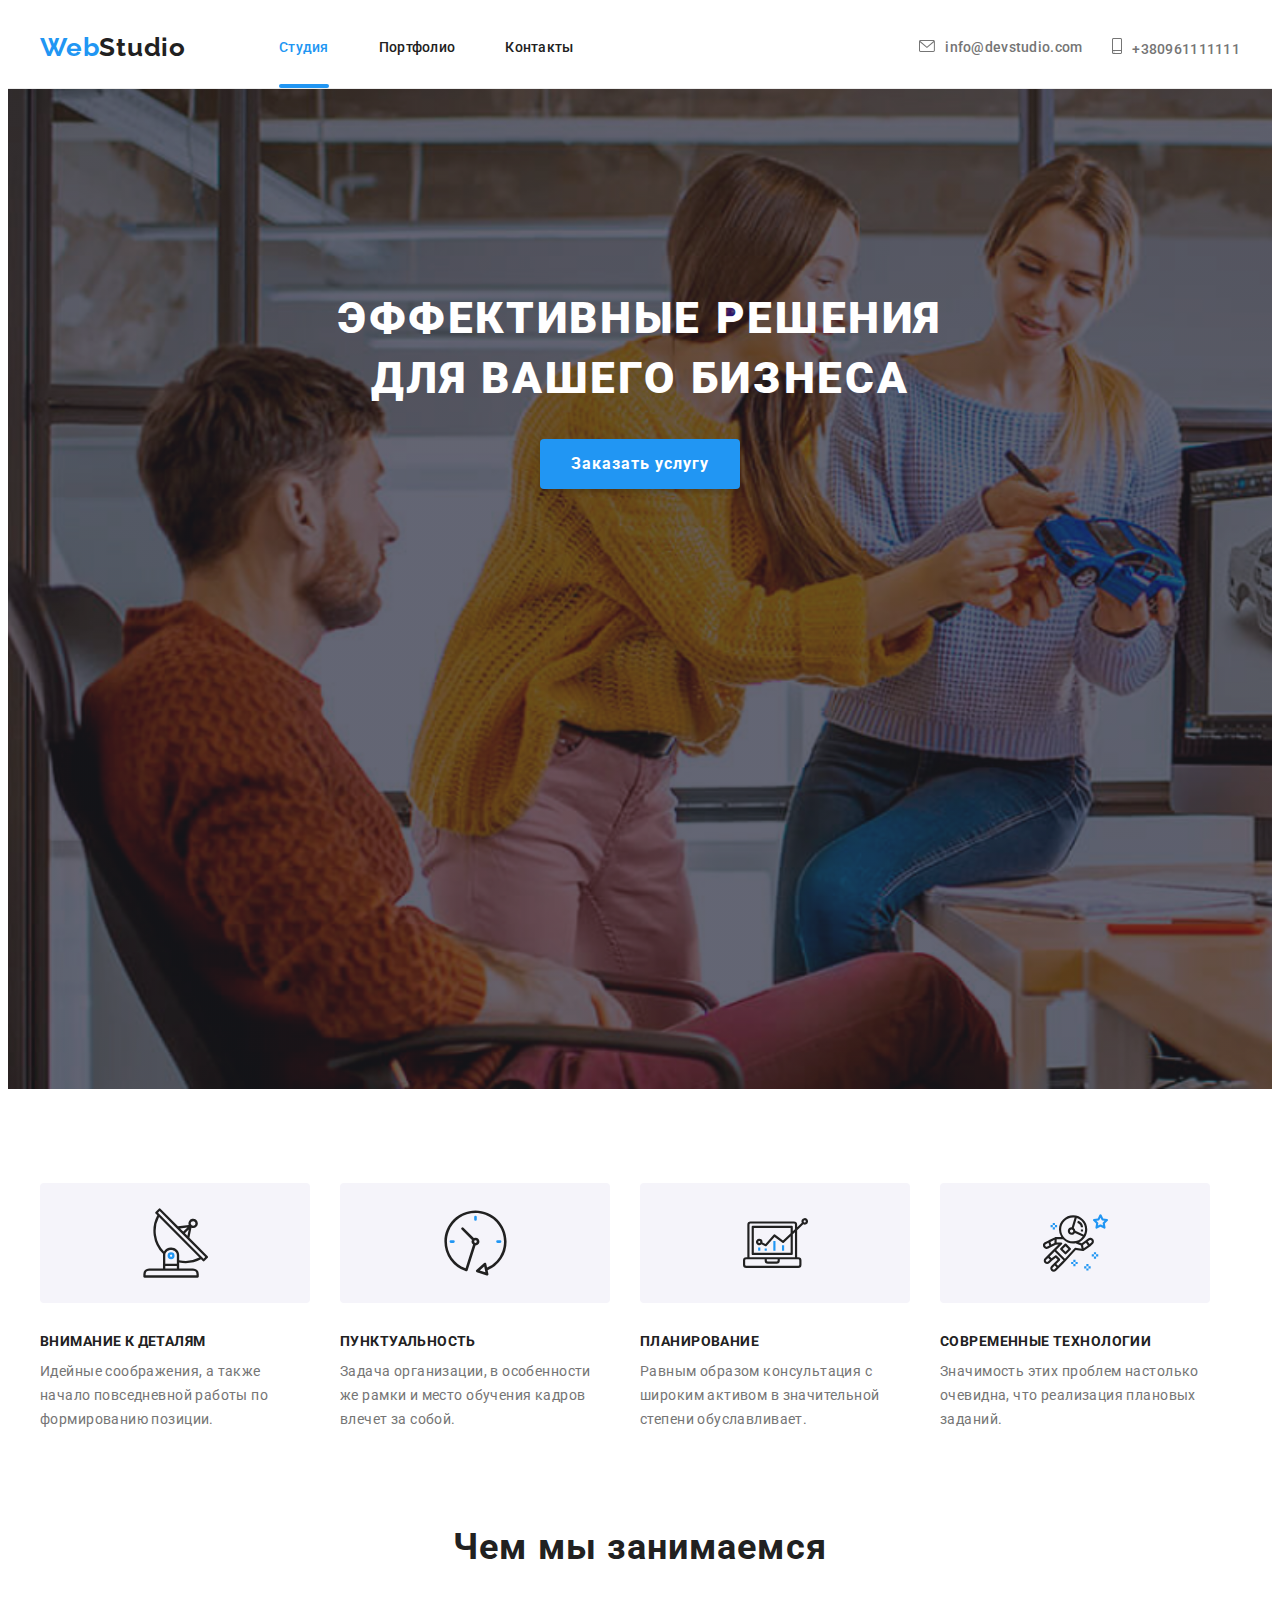
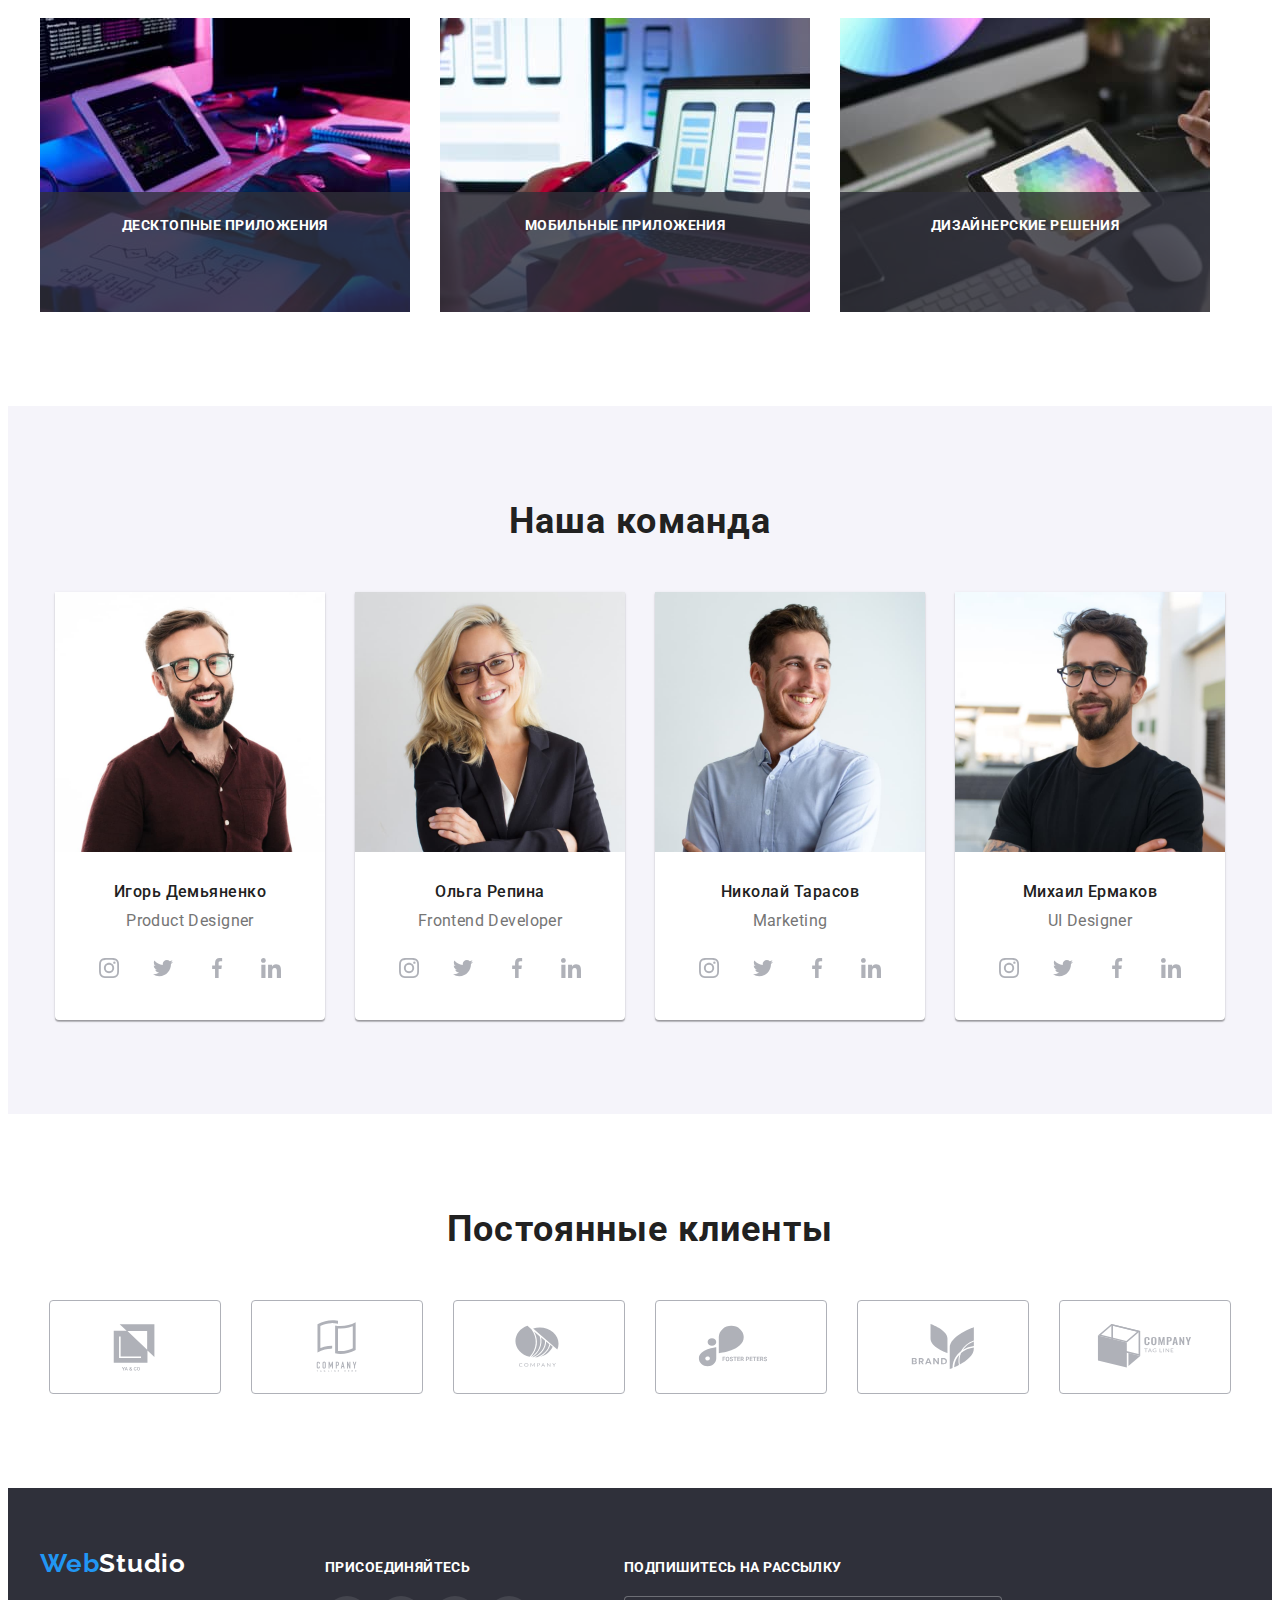
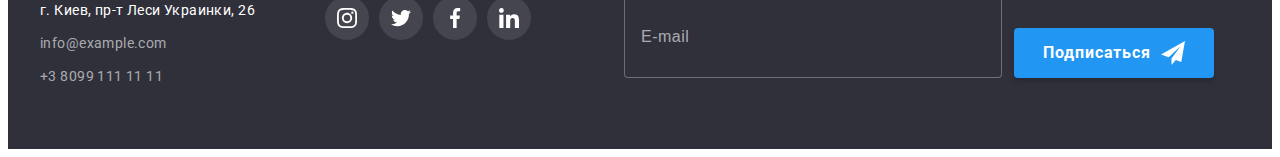
<file: index.html>
<!DOCTYPE html>
<html lang="ru">
  <head>
    <meta charset="UTF-8" />
    <meta http-equiv="X-UA-Compatible" content="IE=edge" />
    <meta name="viewport" content="width=device-width, initial-scale=1.0" />
    <title>Студия</title>
    <link rel="preconnect" href="https://fonts.googleapis.com" />
    <link rel="preconnect" href="https://fonts.gstatic.com" crossorigin />
    <link
      href="https://fonts.googleapis.com/css2?family=Raleway:wght@700&family=Roboto:wght@400;500;700;900&display=swap"
      rel="stylesheet"
    />
    <link
      rel="stylesheet"
      href="https://cdnjs.cloudflare.com/ajax/libs/modern-normalize/1.1.0/modern-normalize.min.css"
      integrity="sha512-wpPYUAdjBVSE4KJnH1VR1HeZfpl1ub8YT/NKx4PuQ5NmX2tKuGu6U/JRp5y+Y8XG2tV+wKQpNHVUX03MfMFn9Q=="
      crossorigin="anonymous"
      referrerpolicy="no-referrer"
    />
    <link rel="stylesheet" href="./scc/styles.css" />
  </head>
  <body>
    <header class="header">
      <div class="container header-container">
        <a class="logo-header logo" href="./index.html">
          Web<span class="logo-black">Studio</span>
        </a>
        <nav class="navigation">
          <ul class="list">
            <li class="item">
              <a class="link navigation-link current" href="./index.html"
                >Студия</a
              >
            </li>
            <li class="item">
              <a class="link navigation-link" href="./portfolio.html"
                >Портфолио</a
              >
            </li>
            <li class="item">
              <a class="link navigation-link" href="">Контакты</a>
            </li>
          </ul>
        </nav>
        <div class="contacts">
          <div class="mail-group">
            <a class="link mail" href="mailto:info@devstudio.com"
              >info@devstudio.com</a
            >
            <svg class="mail-icon" width="16px" height="12px">
              <use href="./images/sprite.svg#icon-envelope"></use>
            </svg>
          </div>

          <div class="phone-group">
            <a class="link phone" href="tel:+380961111111">+380961111111</a>
            <svg class="phone-icon" width="10px" height="16px">
              <use href="./images/sprite.svg#icon-smartphone"></use>
            </svg>
          </div>
        </div>
      </div>
    </header>
    <main>
      <section class="hero">
        <h1 class="hero-title">ЭФФЕКТИВНЫЕ РЕШЕНИЯ <br />ДЛЯ ВАШЕГО БИЗНЕСА</h1>
        <button type="button" class="main-btn order" data-modal-open>Заказать услугу</button>
        <div class="backdrop is-hidden" data-modal>
          <div class="modal-wrapper">
            <button type="button" class="modal-btn" data-modal-close>
              <svg class="close-icon" width="11" height="11">
                <use href="./images/sprite.svg#icon-x-close"></use>
              </svg>
            </button>
            <b class="modal-title">Оставьте свои данные, мы вам перезвоним</b>
            <form class="modal-form">
              <label class="form-group">
                <span class="form-label">Имя</span>
                <input class="form-field" type="text" name="name" />
                  <svg class="modal-icon" width="12" height="12">
                    <use href="./images/sprite.svg#icon-man"></use>
                  </svg>
              </label>
              <label class="form-group">
                <span class="form-label">Телефон</span>
                <input class="form-field" type="tel" name="tel" />
                <svg class="modal-icon" width="13" height="13">
                  <use href="./images/sprite.svg#icon-handset"></use>
                </svg>
              </label>
              <label class="form-group">
                <span class="form-label">Почта</span>
                <input class="form-field" type="email" name="email" />
                <svg class="modal-icon" width="15" height="12">
                  <use href="./images/sprite.svg#icon-envelope-2"></use>
                </svg>
              </label>
              <label class="form-group message">
                <span class="form-label">Комментарий</span>
                <textarea class="form-message" name="user-message" placeholder="Введите текст"></textarea>
              </label>

              <label class="checkbox-form">
                <input class="consent-checkbox visually-hidden" type="checkbox" name="consent" tabindex="-1" />
                <span class="custom-checkbox" tabindex="0" role="checkbox" aria-checked="false" aria-labelledby="chk1-label">
                  <svg class="custom-checkbox-icon" width="11" height="8">
                    <use href="./images/sprite.svg#icon-check-mark"></use>
                  </svg> 
                  </span>

                <span class="consent">Соглашаюсь с рассылкой и принимаю
                  <a class="consent-link" href="">Условия договора</a>
                </span>
              </label>
              <button type="submit" class="main-btn">Отправить</button>
            </form>
        
          </div>
        </div>
      </section>
      <section class="benefits section">
        <div class="container">
          <h2 class="visually-hidden">Преимущества компании</h2>
          <ul class="list-ben">
            <li class="list list-benefits">
              <div class="ben-thumb">
                <svg class="antena-icon" width="65px" height="70px">
                  <use href="./images/sprite.svg#icon-antena"></use>
                </svg>
              </div>
              <h3 class="title-benefits">ВНИМАНИЕ К ДЕТАЛЯМ</h3>
              <p class="text-benefits">
                Идейные соображения, а также начало повседневной работы по
                формированию позиции.
              </p>
            </li>
            <li class="list list-benefits">
              <div class="ben-thumb">
                <svg class="clock-icon" width="65px" height="70px">
                  <use href="./images/sprite.svg#icon-clock"></use>
                </svg>
              </div>
              <h3 class="title-benefits">ПУНКТУАЛЬНОСТЬ</h3>
              <p class="text-benefits">
                Задача организации, в особенности же рамки и место обучения
                кадров влечет за собой.
              </p>
            </li>
            <li class="list list-benefits">
              <div class="ben-thumb">
                <svg class="diagram-icon" width="65px" height="70px">
                  <use href="./images/sprite.svg#icon-diagram"></use>
                </svg>
              </div>
              <h3 class="title-benefits">ПЛАНИРОВАНИЕ</h3>
              <p class="text-benefits">
                Равным образом консультация с широким активом в значительной
                степени обуславливает.
              </p>
            </li>
            <li class="list list-benefits">
              <div class="ben-thumb">
                <svg class="astronaut-icon" width="65px" height="70px">
                  <use href="./images/sprite.svg#icon-astronaut"></use>
                </svg>
              </div>
              <h3 class="title-benefits">СОВРЕМЕННЫЕ ТЕХНОЛОГИИ</h3>
              <p class="text-benefits">
                Значимость этих проблем настолько очевидна, что реализация
                плановых заданий.
              </p>
            </li>
          </ul>
        </div>
      </section>
      <section class="business section">
        <h2 class="title business">Чем мы занимаемся</h2>
        <div class="container">
          <ul class="list business">
            <li class="item business">
              <img
                src="./images/picture1.jpg"
                alt="руки печатают на клавиатуре"
                width="370"
                height="294"
              />
              <p class="business-text">Десктопные приложения</p>
            </li>
            <li class="item business">
              <img
                src="./images/picture2.jpg"
                alt="одна рука держит телефон а другая лежит на ноутбуке"
                width="370"
                height="294"
              />
              <p class="business-text">Мобильные приложения</p>
            </li>
            <li class="item business">
              <img
                src="./images/picture3.jpg"
                alt="рука держит планшет"
                width="370"
                height="294"
              />
              <p class="business-text">Дизайнерские решения</p>
            </li>
          </ul>
        </div>
      </section>
      <section class="team section">
        <h2 class="team title">Наша команда</h2>
        <div class="container">
          <ul class="team list">
            <li class="team-link link">
              <img
                src="./images/photo1.jpg"
                alt="Игорь Демьяненко"
                width="270"
                height="260"
              />
              <div class="team-description">
                <h3 class="team-member title">Игорь Демьяненко</h3>
                <p class="position">Product Designer</p>
              </div>
              <ul class="socials list">
                <li class="socials-item">
                  <a
                    class="socials link"
                    href="https://www.instagram.com/"
                    target="_blank"
                    rel="noopener noferrer"
                    aria-label="Иконка Instagram"
                  >
                    <svg class="social-icon" width="20" height="20">
                      <use href="./images/sprite.svg#icon-instagram"></use>
                    </svg>
                  </a>
                </li>
                <li class="socials-item">
                  <a
                    class="socials link"
                    href="https://twitter.com/"
                    target="_blank"
                    rel="noopener noferrer"
                    aria-label="Иконка Twitter"
                  >
                    <svg class="social-icon" width="20" height="20">
                      <use href="./images/sprite.svg#icon-twitter"></use>
                    </svg>
                  </a>
                </li>
                <li class="socials-item">
                  <a
                    class="socials link"
                    href="https://www.facebook.com/"
                    target="_blank"
                    rel="noopener noferrer"
                    aria-label="Иконка Facebook"
                  >
                    <svg class="social-icon" width="20" height="20">
                      <use href="./images/sprite.svg#icon-facebook"></use>
                    </svg>
                  </a>
                </li>
                <li class="socials-item">
                  <a
                    class="socials link"
                    href="https://www.linkedin.com/"
                    target="_blank"
                    rel="noopener noferrer"
                    aria-label="Иконка Linedin"
                  >
                    <svg class="social-icon" width="20" height="20">
                      <use href="./images/sprite.svg#icon-linkedin"></use>
                    </svg>
                  </a>
                </li>
              </ul>
            </li>
            <li class="team-link link">
              <img
                src="./images/photo2.jpg"
                alt="Ольга Репина"
                width="270"
                height="260"
              />
              <div class="team-description">
                <h3 class="team-member title">Ольга Репина</h3>
                <p class="position">Frontend Developer</p>
              </div>
              <ul class="socials list">
                <li class="socials-item">
                  <a
                    class="socials link"
                    href="https://www.instagram.com/"
                    target="_blank"
                    rel="noopener noferrer"
                    aria-label="Иконка Instagram"
                  >
                    <svg class="social-icon" width="20" height="20">
                      <use href="./images/sprite.svg#icon-instagram"></use>
                    </svg>
                  </a>
                </li>
                <li class="socials-item">
                  <a
                    class="socials link"
                    href="https://twitter.com/"
                    target="_blank"
                    rel="noopener noferrer"
                    aria-label="Иконка Twitter"
                  >
                    <svg class="social-icon" width="20" height="20">
                      <use href="./images/sprite.svg#icon-twitter"></use>
                    </svg>
                  </a>
                </li>
                <li class="socials-item">
                  <a
                    class="socials link"
                    href="https://www.facebook.com/"
                    target="_blank"
                    rel="noopener noferrer"
                    aria-label="Иконка Facebook"
                  >
                    <svg class="social-icon" width="20" height="20">
                      <use href="./images/sprite.svg#icon-facebook"></use>
                    </svg>
                  </a>
                </li>
                <li class="socials-item">
                  <a
                    class="socials link"
                    href="https://www.linkedin.com/"
                    target="_blank"
                    rel="noopener noferrer"
                    aria-label="Иконка Linedin"
                  >
                    <svg class="social-icon" width="20" height="20">
                      <use href="./images/sprite.svg#icon-linkedin"></use>
                    </svg>
                  </a>
                </li>
              </ul>
            </li>
            <li class="team-link link">
              <img
                src="./images/photo3.jpg"
                alt="Николай Тарасов"
                width="270"
                height="260"
              />
              <div class="team-description">
                <h3 class="team-member title">Николай Тарасов</h3>
                <p class="position">Marketing</p>
              </div>
              <ul class="socials list">
                <li class="socials-item">
                  <a
                    class="socials link"
                    href="https://www.instagram.com/"
                    target="_blank"
                    rel="noopener noferrer"
                    aria-label="Иконка Instagram"
                  >
                    <svg class="social-icon" width="20" height="20">
                      <use href="./images/sprite.svg#icon-instagram"></use>
                    </svg>
                  </a>
                </li>
                <li class="socials-item">
                  <a
                    class="socials link"
                    href="https://twitter.com/"
                    target="_blank"
                    rel="noopener noferrer"
                    aria-label="Иконка Twitter"
                  >
                    <svg class="social-icon" width="20" height="20">
                      <use href="./images/sprite.svg#icon-twitter"></use>
                    </svg>
                  </a>
                </li>
                <li class="socials-item">
                  <a
                    class="socials link"
                    href="https://www.facebook.com/"
                    target="_blank"
                    rel="noopener noferrer"
                    aria-label="Иконка Facebook"
                  >
                    <svg class="social-icon" width="20" height="20">
                      <use href="./images/sprite.svg#icon-facebook"></use>
                    </svg>
                  </a>
                </li>
                <li class="socials-item">
                  <a
                    class="socials link"
                    href="https://www.linkedin.com/"
                    target="_blank"
                    rel="noopener noferrer"
                    aria-label="Иконка Linedin"
                  >
                    <svg class="social-icon" width="20" height="20">
                      <use href="./images/sprite.svg#icon-linkedin"></use>
                    </svg>
                  </a>
                </li>
              </ul>
            </li>
            <li class="team-link link">
              <img
                src="./images/photo4.jpg"
                alt="Михаил Ермаков"
                width="270"
                height="260"
              />
              <div class="team-description">
                <h3 class="team-member title">Михаил Ермаков</h3>
                <p class="position">UI Designer</p>
              </div>
              <ul class="socials list">
                <li class="socials-item">
                  <a
                    class="socials link"
                    href="https://www.instagram.com/"
                    target="_blank"
                    rel="noopener noferrer"
                    aria-label="Иконка Instagram"
                  >
                    <svg class="social-icon" width="20" height="20">
                      <use href="./images/sprite.svg#icon-instagram"></use>
                    </svg>
                  </a>
                </li>
                <li class="socials-item">
                  <a
                    class="socials link"
                    href="https://twitter.com/"
                    target="_blank"
                    rel="noopener noferrer"
                    aria-label="Иконка Twitter"
                  >
                    <svg class="social-icon" width="20" height="20">
                      <use href="./images/sprite.svg#icon-twitter"></use>
                    </svg>
                  </a>
                </li>
                <li class="socials-item">
                  <a
                    class="socials link"
                    href="https://www.facebook.com/"
                    target="_blank"
                    rel="noopener noferrer"
                    aria-label="Иконка Facebook"
                  >
                    <svg class="social-icon" width="20" height="20">
                      <use href="./images/sprite.svg#icon-facebook"></use>
                    </svg>
                  </a>
                </li>
                <li class="socials-item">
                  <a
                    class="socials link"
                    href="https://www.linkedin.com/"
                    target="_blank"
                    rel="noopener noferrer"
                    aria-label="Иконка Linedin"
                  >
                    <svg class="social-icon" width="20" height="20">
                      <use href="./images/sprite.svg#icon-linkedin"></use>
                    </svg>
                  </a>
                </li>
              </ul>
            </li>
          </ul>
        </div>
      </section>
      <section class="clients">
        <div class="container">
          <h2 class="client-title">Постоянные клиенты</h2>
          <ul class="clients-list list">
            <li class="client-item">
              <a
                class="client-link link"
                href=""
                target="_blank"
                rel="noopener noferrer"
                aria-label="логотип компании"
              >
                <svg class="icon-logo" width="106" height="60">
                  <use href="./images/sprite.svg#icon-logo-1"></use>
                </svg>
              </a>
            </li>
            <li class="client-item">
              <a
                class="client-link link"
                href=""
                target="_blank"
                rel="noopener noferrer"
                aria-label="логотип компании">
                <svg class="icon-logo" width="106" height="60">
                  <use href="./images/sprite.svg#icon-logo-2"></use>
                </svg>
              </a>
            </li>
            <li class="client-item">
              <a
                class="client-link link"
                href=""
                target="_blank"
                rel="noopener noferrer"
                aria-label="логотип компании">
                <svg class="icon-logo" width="106" height="60">
                  <use href="./images/sprite.svg#icon-logo-3"></use>
                </svg>
              </a>
            </li>
            <li class="client-item">
              <a
                class="client-link link"
                href=""
                target="_blank"
                rel="noopener noferrer"
                aria-label="логотип компании"
              >
                <svg class="icon-logo" width="106" height="60">
                  <use href="./images/sprite.svg#icon-logo-4"></use>
                </svg>
              </a>
            </li>
            <li class="client-item">
              <a
                class="client-link link"
                href=""
                target="_blank"
                rel="noopener noferrer"
                aria-label="логотип компании"
              >
                <svg class="icon-logo" width="106" height="60">
                  <use href="./images/sprite.svg#icon-logo-5"></use>
                </svg>
              </a>
            </li>
            <li class="client-item">
              <a
                class="client-link link"
                href=""
                target="_blank"
                rel="noopener noferrer"
                aria-label="логотип компании"
              >
                <svg class="icon-logo" width="106" height="60">
                  <use href="./images/sprite.svg#icon-logo-6"></use>
                </svg>
              </a>
            </li>
          </ul>
        </div>
      </section>
    </main>
    <footer class="footer">
      <div class="footer-container">
        <div class="info">
          <a class="logo" href="/">
            Web<span class="logo-white">Studio</span>
          </a>
          <address class="address">
            <p class="address-text">г. Киев, пр-т Леси Украинки, 26</p>
            <br />
            <a class="link mail" href="mailto:info@example.com"
              >info@example.com</a><br />
            <a class="link phone" href="tel:+380991111111">+3 8099 111 11 11</a>
          </address>
        </div>
        <div class="join">
          <h3 class="join-title">присоединяйтесь</h3>
          <ul class="socials list">
            <li class="socials-item-footer">
              <a
                class="socials-link-footer"
                href="https://www.instagram.com/"
                target="_blank"
                rel="noopener noferrer"
                aria-label="Иконка Instagram"
              >
                <svg class="social-icon-footer" width="20" height="20">
                  <use href="./images/sprite.svg#icon-instagram"></use>
                </svg>
              </a>
            </li>
            <li class="socials-item-footer">
              <a
                class="socials-link-footer"
                href="https://twitter.com/"
                target="_blank"
                rel="noopener noferrer"
                aria-label="Иконка Twitter"
              >
                <svg class="social-icon-footer" width="20" height="20">
                  <use href="./images/sprite.svg#icon-twitter"></use>
                </svg>
              </a>
            </li>
            <li class="socials-item-footer">
              <a
                class="socials-link-footer"
                href="https://www.facebook.com/"
                target="_blank"
                rel="noopener noferrer"
                aria-label="Иконка Facebook"
              >
                <svg class="social-icon-footer" width="20" height="20">
                  <use href="./images/sprite.svg#icon-facebook"></use>
                </svg>
              </a>
            </li>
            <li class="socials-item-footer">
              <a
                class="socials-link-footer"
                href="https://www.linkedin.com/"
                target="_blank"
                rel="noopener noferrer"
                aria-label="Иконка Linedin"
              >
                <svg class="social-icon-footer" width="20" height="20">
                  <use href="./images/sprite.svg#icon-linkedin"></use>
                </svg>
              </a>
            </li>
          </ul>
        </div>
        <form class="sign-up form">
          <div class="sign-up group">
              <label class="join-title" for="mail">Подпишитесь на рассылку</label>
              <input type="email" name="mail" id="mail"
              placeholder="E-mail" />
          </div>
          <button type="submit" class="main-btn">
            Подписаться
            <svg class="icon-send" width="24px" height="24px">
              <use href="./images/sprite.svg#icon-send"></use>
            </svg>
          </button>
        </form>
        
      </div>
    </footer>

    <script src="./js/modal.js"></script>
  </body>
</html>
</file>
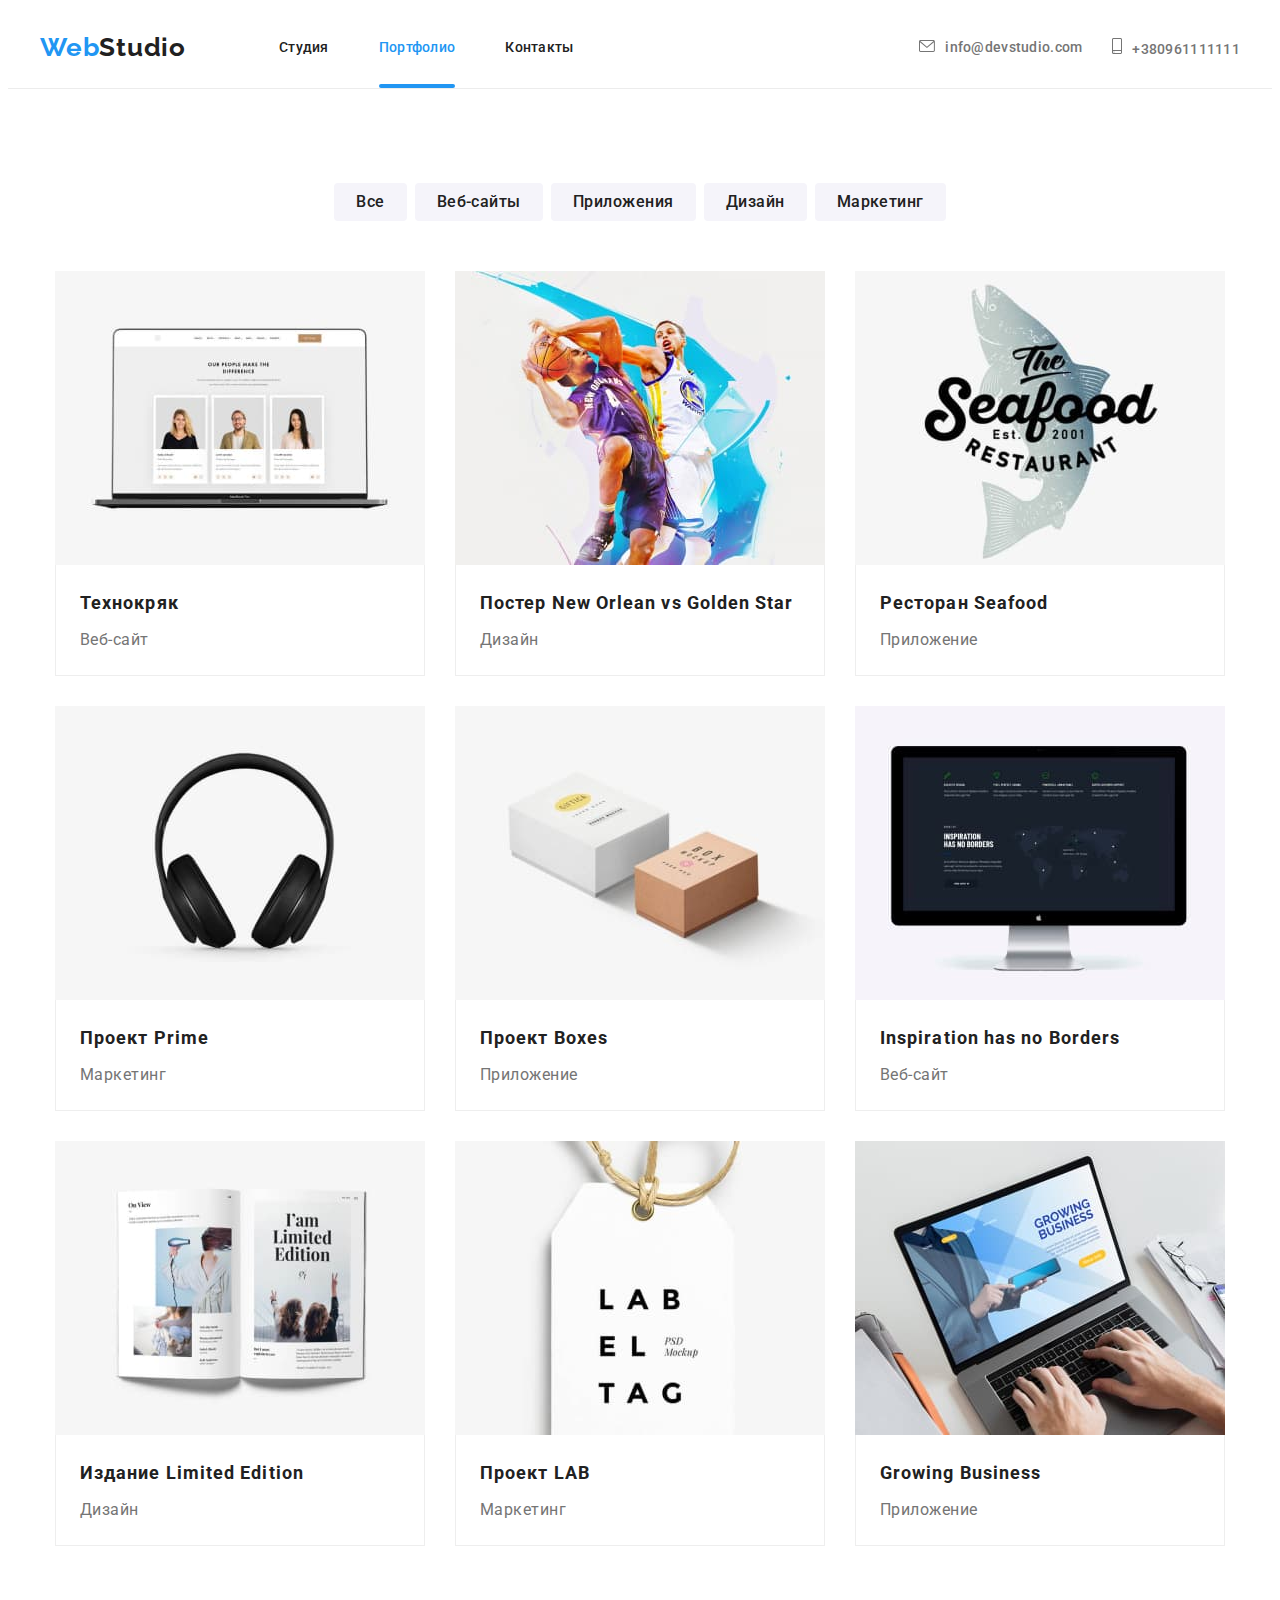
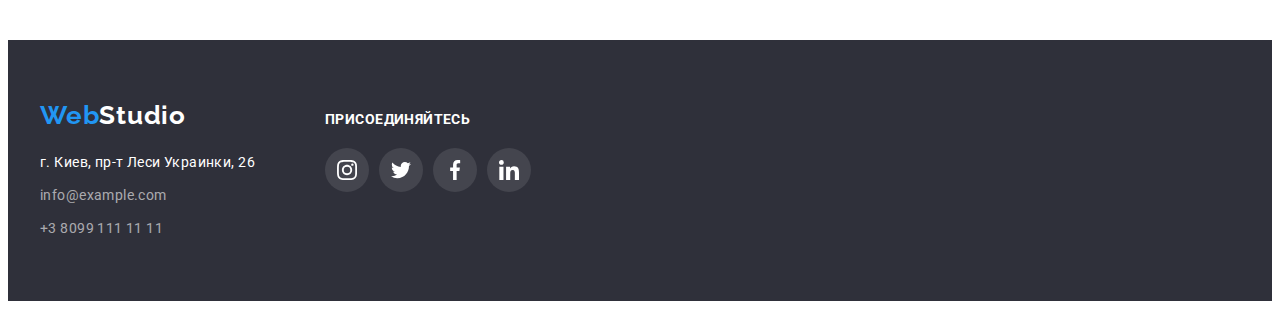
<file: portfolio.html>
<!DOCTYPE html>
<html lang="en">
  <head>
    <meta charset="UTF-8" />
    <meta http-equiv="X-UA-Compatible" content="IE=edge" />
    <meta name="viewport" content="width=device-width, initial-scale=1.0" />
    <title>Студия</title>
    <link rel="preconnect" href="https://fonts.googleapis.com" />
    <link rel="preconnect" href="https://fonts.gstatic.com" crossorigin />
    <link
      href="https://fonts.googleapis.com/css2?family=Raleway:wght@700&family=Roboto:wght@400;500;700;900&display=swap"
      rel="stylesheet"
    />
    <link rel="stylesheet" href="https://cdnjs.cloudflare.com/ajax/libs/modern-normalize/1.1.0/modern-normalize.min.css" integrity="sha512-wpPYUAdjBVSE4KJnH1VR1HeZfpl1ub8YT/NKx4PuQ5NmX2tKuGu6U/JRp5y+Y8XG2tV+wKQpNHVUX03MfMFn9Q==" crossorigin="anonymous" referrerpolicy="no-referrer" />
    <link rel="stylesheet" href="./scc/styles.css" />
  </head>
  <body>
    <header class="header">
  <div class="container header-container">
        <a class="logo-header logo" href="./index.html">
          Web<span class="logo-black">Studio</span>
        </a>
        <nav class="navigation">
         
          <ul class="list">
            <li class="item">
              <a class="link navigation-link" href="./index.html"
                >Студия</a
              >
            </li>
            <li class="item">
              <a class="link navigation-link current" href="./portfolio.html"
                >Портфолио</a
              >
            </li>
            <li class="item">
              <a class="link navigation-link" href="">Контакты</a>
            </li>
          </ul>
        </nav>
        <div class="contacts">
          <div class="mail-group">
              <a class="link mail" href="mailto:info@devstudio.com"
                >info@devstudio.com</a>
              <svg class="mail-icon" width="16px" height="12px">
                <use href="./images/sprite.svg#icon-envelope"></use>
              </svg>
          </div>
    
            <div class="phone-group">
              <a class="link phone" href="tel:+380961111111">+380961111111</a>
              <svg class="phone-icon" width="10px" height="16px">
                <use href="./images/sprite.svg#icon-smartphone"></use>
              </svg>
             
            </div>
    
        </div>
      <div/>
    </header>
    <main>
      <section class="projects section">
            <div class="container">
              <ul class="filter list">
                <li class="filter link">
                  <button type="button" class="secondary-btn current">Все</button>
                </li>
                <li class="filter link">
                  <button type="button" class="secondary-btn">Веб-сайты</button>
                </li>
                <li class="filter link">
                  <button type="button" class="secondary-btn">Приложения</button>
                </li>
                <li class="filter link">
                  <button type="button" class="secondary-btn">Дизайн</button>
                </li>
                <li class="filter link">
                  <button type="button" class="secondary-btn">Маркетинг</button>
                </li>
              </ul>
            </div>
            <div class="container">
              <ul class="projects list">
                <li class="projects item">
                  <a class="project link" href="">
                    <div class="overlay">
                      <img class="img" src="./images/portfolio-img/project1.jpg" alt="Технокряк" width="370" height="294" />
                      <p class="project-text">
                        Ресурс предлагает комплексные предложения с разным
                        уровнем функционала и сервисов.
                        Все это позволит посетителю получить
                        исчерпывающие сведения о компании или частном лице.
                      </p>
                    </div>
                    <div class="card-description">
                      <h3 class="project-title">Технокряк</h3>
                      <p class="project-subtitle">Веб-сайт</p>
                    </div>
                  </a>
                </li>
                <li class="projects item">
                 <a class="project link" href="">
                   <div class="overlay">
                      <img class="img" src="./images/portfolio-img/project2.jpg" alt="Постер New Orlean vs Golden Star" width="370"
                        height="294" />
                      <p class="project-text">
                        Ресурс предлагает комплексные предложения с разным
                        уровнем функционала и сервисов.
                        Все это позволит посетителю получить
                        исчерпывающие сведения о компании или частном лице.
                      </p>
                   </div>
                    <div class="card-description">
                      <h3 class="project-title">Постер New Orlean vs Golden Star</h3>
                      <p class="project-subtitle">Дизайн</p>
                    </div>
                 </a>
                </li>
                <li class="projects item">
                  <a class="project link" href="">
                    <div class="overlay">
                      <img class="img" src="./images/portfolio-img/project3.jpg" alt="Ресторан Seafood" width="370" height="294" />
                      <p class="project-text">
                        Ресурс предлагает комплексные предложения с разным
                        уровнем функционала и сервисов.
                        Все это позволит посетителю получить
                        исчерпывающие сведения о компании или частном лице.
                      </p>
                    </div>
                    <div class="card-description">
                      <h3 class="project-title">Ресторан Seafood</h3>
                      <p class="project-subtitle">Приложение</p>
                    </div>
                  </a>
                </li>
                <li class="projects item">
                  <a class="project link" href="">
                    <div class="overlay">
                      <img src="./images/portfolio-img/project4.jpg" alt="Проект Prime" width="370" height="294" />
                      <p class="project-text">
                        Ресурс предлагает комплексные предложения с разным
                        уровнем функционала и сервисов.
                        Все это позволит посетителю получить
                        исчерпывающие сведения о компании или частном лице.
                      </p>
                    </div>
                    <div class="card-description">
                      <h3 class="project-title">Проект Prime</h3>
                      <p class="project-subtitle">Маркетинг</p>
                    </div>
                  </a>
                </li>
                <li class="projects item">
                  <a class="project link" href="">
                    <div class="overlay">
                      <img src="./images/portfolio-img/project5.jpg" alt="Проект Boxes" width="370" height="294" />
                      <p class="project-text">
                        Ресурс предлагает комплексные предложения с разным
                        уровнем функционала и сервисов.
                        Все это позволит посетителю получить
                        исчерпывающие сведения о компании или частном лице.
                      </p>
                    </div>
                    <div class="card-description">
                      <h3 class="project-title">Проект Boxes</h3>
                      <p class="project-subtitle">Приложение</p>
                    </div>
                  </a>
                </li>
                <li class="projects item">
                  <a class="project link" href="">
                    <div class="overlay">
                      <img src="./images/portfolio-img/project6.jpg" alt="Inspiration has no Borders" width="370" height="294" />
                      <p class="project-text">
                        Ресурс предлагает комплексные предложения с разным
                        уровнем функционала и сервисов.
                        Все это позволит посетителю получить
                        исчерпывающие сведения о компании или частном лице.
                      </p>
                    </div>
                    <div class="card-description">
                      <h3 class="project-title">Inspiration has no Borders</h3>
                      <p class="project-subtitle">Веб-сайт</p>
                    </div>
                  </a>
                </li>
                <li class="projects item">
                  <a class="project link" href="">
                    <div class="overlay">
                      <img src="./images/portfolio-img/project7.jpg" alt="Издание Limited Edition" width="370" height="294" />
                      <p class="project-text">
                        Ресурс предлагает комплексные предложения с разным
                        уровнем функционала и сервисов.
                        Все это позволит посетителю получить
                        исчерпывающие сведения о компании или частном лице.
                      </p>
                    </div>
                    <div class="card-description">
                      <h3 class="project-title">Издание Limited Edition</h3>
                      <p class="project-subtitle">Дизайн</p>
                    </div>
                  </a>
                </li>
                <li class="projects item">
                  <a class="project link" href="">
                    <div class="overlay">
                      <img src="./images/portfolio-img/project8.jpg" alt="Проект LAB" width="370" height="294" />
                      <p class="project-text">
                        Ресурс предлагает комплексные предложения с разным
                        уровнем функционала и сервисов.
                        Все это позволит посетителю получить
                        исчерпывающие сведения о компании или частном лице.
                      </p>
                    </div>
                    <div class="card-description">
                      <h3 class="project-title">Проект LAB</h3>
                      <p class="project-subtitle">Маркетинг</p>
                    </div>
                  </a>
                </li>
                <li class="projects item">
                  <a class="project link" href="">
                    <div class="overlay">
                      <img src="./images/portfolio-img/project9.jpg" alt="Growing Business" width="370" height="294" />
                      <p class="project-text">
                        Ресурс предлагает комплексные предложения с разным
                        уровнем функционала и сервисов.
                        Все это позволит посетителю получить
                        исчерпывающие сведения о компании или частном лице.
                      </p>
                    </div>
                   <div class="card-description">
                      <h3 class="project-title">Growing Business</h3>
                      <p class="project-subtitle">Приложение</p>
                   </div>
                  </a>
                </li>
              </ul>
            </div>
       
      </section>
    </main>
    <footer class="footer">
      <div class="footer-container">
        <div class="info">
          <a class="logo" href="/">
            Web<span class="logo-white">Studio</span>
          </a>
          <address class="address">
            <p class="address-text">г. Киев, пр-т Леси Украинки, 26</p>
            <br />
            <a class="link mail" href="mailto:info@example.com">info@example.com</a><br />
            <a class="link phone" href="tel:+380991111111">+3 8099 111 11 11</a>
          </address>
        </div>
        <div class="join">
          <h3 class="join-title">присоединяйтесь</h3>
          <ul class="socials list">
            <li class="socials-item-footer">
              <a class="socials-link-footer" href="https://www.instagram.com/" target="_blank" rel="noopener noferrer"
                aria-label="Иконка Instagram">
                <svg class="social-icon-footer" width="20" height="20">
                  <use href="./images/sprite.svg#icon-instagram"></use>
                </svg>
              </a>
            </li>
            <li class="socials-item-footer">
              <a class="socials-link-footer" href="https://twitter.com/" target="_blank" rel="noopener noferrer"
                aria-label="Иконка Twitter">
                <svg class="social-icon-footer" width="20" height="20">
                  <use href="./images/sprite.svg#icon-twitter"></use>
                </svg>
              </a>
            </li>
            <li class="socials-item-footer">
              <a class="socials-link-footer" href="https://www.facebook.com/" target="_blank" rel="noopener noferrer"
                aria-label="Иконка Facebook">
                <svg class="social-icon-footer" width="20" height="20">
                  <use href="./images/sprite.svg#icon-facebook"></use>
                </svg>
              </a>
            </li>
            <li class="socials-item-footer">
              <a class="socials-link-footer" href="https://www.linkedin.com/" target="_blank" rel="noopener noferrer"
                aria-label="Иконка Linedin">
                <svg class="social-icon-footer" width="20" height="20">
                  <use href="./images/sprite.svg#icon-linkedin"></use>
                </svg>
              </a>
            </li>
          </ul>
        </div>
      </div>
    </footer>
  </body>
</html>
</file>
<file: scc/styles.css>
:root {
  /* fonts */
  --main-font: "Roboto";
  --secondary-font: "Raleway";

  /* text colours */
  --accent-cl: #2196f3;
  --main-txt-cl: #757575;
  --secondary-txt-cl: #212121;
  --white: #ffffff;

  /* background colors */
  --main-bg: #ffffff;
  --secondary-bg: #f5f4fa;
  --hero-bg: #2f303a;

  /* animation */
  --animation: 250ms cubic-bezier(0.4, 0, 0.2, 1);
  --modal-animation: 1000ms ease-in-out;
}

body {
  font-family: var(--main-font), sans-serif;
  font-size: 14px;
  letter-spacing: 0.03em;
  color: var(--main-txt-cl);
}

.visually-hidden {
  position: absolute;
  white-space: nowrap;
  width: 1px;
  height: 1px;
  overflow: hidden;
  border: 0;
  padding: 0;
  clip: rect(0 0 0 0);
  clip-path: inset(50%);
  margin: -1px;
}

.container {
  /* outline: 1px solid red; */
  width: 1200px;

  margin-left: auto;
  margin-right: auto;

  padding-left: 15px;
  padding-right: 15px;
}

.link {
  text-decoration: none;
  color: currentColor;
}
.list {
  list-style: none;
  padding: 0;
  margin: 0;
}

.link.mail + .link.phone {
  margin-left: 50px;
}

h1,
h2,
h3,
ul,
p {
  margin: 0;
  padding: 0;
}

img {
  display: block;
}

.section {
  padding-bottom: 94px;
  padding-top: 94px;
}

/*============================================
 header
  ============================================*/
.header {
  font-weight: 500;
  font-size: 14px;
  line-height: 1.14;
  letter-spacing: 0.02em;
  color: var(--secondary-txt-cl);

  border-bottom: 1px solid #ececec;
}

.container.header-container {
  display: flex;
  align-items: center;
}

.logo {
  font-family: "Raleway";
  font-weight: 700;
  font-size: 26px;
  line-height: 1.19;
  /* identical to box height */
  letter-spacing: 0.03em;
  color: var(--accent-cl);
  text-decoration: none;
  display: inline-block;
  
}
.logo-header {
  margin-top: 24px;
  margin-bottom: 25px;
  margin-right: 93px;
}

.logo-black {
  color: #212121;
}

.link.navigation-link.current {
  color: var(--accent-cl);
  position: relative;
}

.link.navigation-link.current::after {
  content: "";
  display: block;
  width: 100%;
  height: 4px;
  background-color: rgba(33, 150, 243, 1);
  border-radius: 2px;

  position: absolute;
  bottom: 0;
  left: 0;
}

.link.navigation-link {
  display: inline-block;
  padding-top: 32px;
  padding-bottom: 32px;

  transition: var(--animation)
}

.navigation .list {
  display: flex;
}

.navigation .item:not(:last-child) {
  margin-right: 50px;
}


.link.navigation-link:hover,
.link.navigation-link:focus {
  color: var(--accent-cl);
}

.link.phone,
.link.mail {
  color: var(--main-txt-cl);
  transition: var(--animation);
}

.link.mail {
  margin-right: 30px;
}

.mail-group {
  display: flex;
  flex-direction: row-reverse;
  align-items: baseline;
}

.link.mail:hover,
.link.mail:focus {
  color: var(--accent-cl);
  outline: none;
}

.link.mail:hover + .mail-icon,
.link.mail:focus + .mail-icon {
  fill: var(--accent-cl);
}

.phone-group {
  display: flex;
  flex-direction: row-reverse;
  align-items: baseline;
}
.link.phone:hover,
.link.phone:focus {
  color: var(--accent-cl);
  outline: none;
}
.link.phone:hover + .phone-icon,
.link.phone:focus + .phone-icon {
  fill: var(--accent-cl);
}

.contacts {
  display: flex;
  justify-content: center;
  align-items: center;
  margin-left: auto;
}

.mail-icon,
.phone-icon {
  margin-right: 10px;
  fill: var(--main-txt-cl);
   transition: var(--animation);
}

/* ======================================
hero
========================================= */

.hero {
  background-color: var(--hero-bg);
  background-image: linear-gradient(
      to right,
      rgba(47, 48, 58, 0.4),
      rgba(47, 48, 58, 0.4)
    ),
    url(../images/bg-img.png);
  background-size: cover;

  text-align: center;
  max-width: 1600px;

  height: 600px;
  margin-left: auto;
  margin-right: auto;

  padding-top: 200px;
  padding-bottom: 200px;
}

.hero-title {
  font-weight: 900;
  font-size: 44px;
  line-height: 1.36;
  text-align: center;
  letter-spacing: 0.06em;
  text-transform: uppercase;
  color: var(--white);

  display: inline-block;
  text-align: center;
  /* margin-top: 200px; */
  margin-bottom: 30px;
}


.main-btn {
  font-family: inherit;
  font-weight: 700;
  font-size: 16px;
  line-height: 1.88;
  
  letter-spacing: 0.06em;
  color: #FFFFFF;
  
  width: 200px;
  height: 50px;
  background-color: #2196F3;
  box-shadow: 0px 4px 4px rgba(0, 0, 0, 0.15);
  border-radius: 4px;
  padding-top: 10px;
  padding-bottom: 10px;
  border: none;

  margin: 0 auto;
  
  display: flex;
  align-items: center;
  justify-content: center;
}

.main-btn.order {
  animation: vibrate-1 2s linear infinite both;
}

@keyframes vibrate-1 {
  0% {
    transform: translate(0);
  }
  20% {
    transform: translate(-2px, 2px);
  }
  40% {
    transform: translate(-2px, -2px);
  }
  60% {
    transform: translate(2px, 2px);
  }
  80% {
    transform: translate(2px, -2px);
  }
  100% {
    transform: translate(0);
  }
}

.backdrop {
  background-color: rgba(0, 0, 0, 0.2);
  width: 100%;
  height: 100%;
  position: fixed;
  top: 0;
  left: 0;
  
  transition: opacity var(--animation), visibility var(--modal-animation);
}

.backdrop.is-hidden {
  opacity: 0;
  pointer-events: none;
  visibility: hidden;
}

/* ================================
modal
=================================== */

.modal-wrapper {
  background-color: #ffffff;
  box-shadow: 0px 1px 3px rgba(0, 0, 0, 0.12), 0px 1px 1px rgba(0, 0, 0, 0.14),
    0px 2px 1px rgba(0, 0, 0, 0.2);
  border-radius: 4px;
  width: 528px;
  /* height: 581px; */
  padding-top: 40px;
  padding-bottom: 40px;
  padding-left: 41px;
  padding-right: 39px;

  position: absolute;
  top: 50%;
  left: 50%;

  transition: transform var(--modal-animation), 
  opacity 250ms ease-in-out 200ms;
}

/* початковий стан елемента перед анімацією */
.backdrop.is-hidden .modal-wrapper {
  transform: rotate(0) translate(-50%, -50%);
  opacity: 0;
 
}

/* кінцевий стан елемента після анімації */
.backdrop .modal-wrapper {
  transform: rotate(360deg) translate(-50%, -50%);
  opacity: 1;
  
}

.modal-btn {
  border: 1px solid rgba(0, 0, 0, 0.1);
  background-color:#ffffff;
  border-radius: 50%;
  width: 30px;
  height: 30px;

  position: absolute;
  top: 8px;
  right: 8px;

  display: flex;
  align-items: center;
  justify-content: center;
  padding: 0;
  
  outline: transparent;
  cursor: pointer;
}

.modal-btn:hover .close-icon {fill: var(--accent-cl);}
.modal-btn:focus .close-icon {fill: var(--accent-cl);}

.close-icon {transition: var(--animation)}

.modal-form {
  display: flex;
  flex-direction: column;
}

.checkbox-form {
  display: flex;
}

.modal-title {
  display: inline-block;
  margin-bottom: 12px;

  font-weight: 700;
  font-size: 20px;
  line-height: 1.15;
  text-align: center;
  letter-spacing: 0.03em;
  
  color: #212121;
}
.form-group {
  display: flex;
  flex-direction: column;
  justify-content: flex-start;
  align-items:flex-start;
  margin-bottom: 10px;

  position: relative;
}

.form-group.message {margin-bottom: 10px;}

.form-label {
  font-size: 12px;
  line-height: 1.17;
  letter-spacing: 0.01em;
  color: #757575;

  margin-bottom: 4px;

}

.form-field {
  width: 448px;
  height: 40px;
  border: 1px solid rgba(33, 33, 33, 0.2);
  border-radius: 4px;
  padding-top: 12px;
  padding-bottom: 12px;
  padding-left: 40px;
  
  border: 1px solid rgba(33, 33, 33, 0.2);
  border-radius: 4px;

  outline: transparent;

  transition: var(--animation)
}

.form-field:hover,
.form-field:focus {
 border-color: #2196f3;
}

.form-message {
  width: 448px;
  height: 120px;

  resize: none;
  padding-left: 16px;
  padding-right: 16px;
  padding-top: 12px;
  padding-bottom: 12px;
  margin-bottom: 20px;
  
  font-family: var(--main-font);
  font-size: 14px;
  line-height: 1.14;
  letter-spacing: 0.01em;
  color: rgba(117, 117, 117, 0.5);

  border: 1px solid rgba(33, 33, 33, 0.2);
  border-radius: 4px;
  outline: transparent;

  transition: var(--animation)
}

.form-message:hover,
.form-message:focus {
  border-color: #2196f3;
}

.checkbox-form {
  margin-bottom: 30px;
}
.consent-checkbox {
  margin-right: 7px;
}
.consent {
  
  font-size: 14px;
  line-height: 1.71;
  letter-spacing: 0.03em;
  color: #757575;
}
.consent-link {
  color: #2196F3;
}
.modal-icon {
  position: absolute;
  top: 55%;
  left: 14px;
  transform: translate(-50% -50%);

  transition: var(--animation)
}

.form-field:focus + .modal-icon {fill: #2196f3;}
.form-field:hover + .modal-icon {fill: #2196f3;}

.checkbox-form {
  display: flex;
  align-items: center;
  justify-content: center;
}
/* .consent-checkbox {
   appearance: none;
   position: absolute;
} */

/* .checkbox-icon {
  display: inline-block;
  width: 16px;
  height: 15px;
  border: 2px solid rgba(33, 33, 33, 1);
  border-radius: 2px;
  background-size: contain;
  margin-right: 7px;
  
} */

/* .consent-checkbox:checked + .checkbox-icon {
  background-image: url(../images/check-ico.svg);
  background-color: #2196f3;
  background-size: contain;

  background-origin: border-box;
  border-color: transparent;

} */

.custom-checkbox {
  display: flex;
  align-items: center;
  justify-content: center;
  width: 16px;
  height: 15px;
  outline: 2px solid rgba(33, 33, 33, 1);
  outline-offset: -2px;
  border-radius: 2px;
  margin-right: 7px;

  transition: background-color 250ms ease;
}

.consent-checkbox:checked + .custom-checkbox {
  background-color: #2196f3;
  outline-color: transparent;
}

.custom-checkbox-icon {
  opacity: 0;
  transition: opasity 250ms ease;
}

.consent-checkbox:checked + .custom-checkbox .custom-checkbox-icon {
  opacity: 1;
  fill: #FFFFFF;
}
.consent-checkbox:hover + .custom-checkbox {
  outline-color: #2196f3;
}
.custom-checkbox:focus {
  outline-color: #2196f3;
}

/* button[type=submit] {
  outline: transparent;
}
.consent-link {
  outline: transparent;
} */


/*===========================================
 benefits section 
 ============================================*/

.list-ben {
  display: flex;
}

.ben-thumb {
  width: 270px;
  height: 120px;
  background-color: #f5f4fa;
  margin-bottom: 30px;
  display: flex;
  justify-content: center;
  align-items: center;
  border-radius: 4px;
}

.list.list-benefits {
  margin-right: 30px;
}

.list.list-benefits:last-child {
  margin: 0;
}

.title-benefits {
  display: inline-block;
  margin-bottom: 10px;
  margin-left: auto;
  margin-right: auto;
  font-weight: 700;
  font-size: 14px;
  line-height: 1.14;
  /* text-transform: uppercase; */
  color: var(--secondary-txt-cl);
}
.text-benefits {
  font-size: 14px;
  line-height: 1.71;
  width: 270px;
  /* height: 75px; */
  margin-right: 30px;
}

.text-benefits:last-child {
  margin-right: 0;
}

/* =====================================
section business 
========================================*/
.business.section {
  padding-top: 0;
}

.title.business {
  font-weight: 700;
  font-size: 36px;
  line-height: 1.17;

  letter-spacing: 0.03em;
  color: var(--secondary-txt-cl);
  margin-bottom: 50px;
  text-align: center;
}

.list.business {
  display: flex;
}

.item.business {
  margin-right: 30px;
  position: relative;

  z-index: -1;
}
.item.business:last-child {
  margin-right: 0;
}

.business-text {
  font-family: var(--main-font);
  font-weight: 700;
  font-size: 14px;
  line-height: 1.17;
  color: rgba(255, 255, 255, 1);
  text-transform: uppercase;
  text-align: center;

  width: 100%;
  height: 70px;
  background-color: rgba(47, 48, 58, 0.8);
  padding-top: 25px;
  padding-bottom: 25px;

  position: absolute;
  bottom: 0;
  left: 0;

}
/* =====================================
section team
======================================== */

.team {
  background-color: var(--secondary-bg);
}

.team.list {
  display: flex;
  justify-content: center;
  align-items: center;
  flex-wrap: nowrap;
}

.team-link {
  /* display: inline-block; */
  /* margin-right: 30px; */
  background: #ffffff;
  width: 270px;
  height: 428px;
  /* padding-bottom: 30px; */
  /* flex-basis: calc(100%-90px) / 4; */

  box-shadow: 0px 1px 3px rgba(0, 0, 0, 0.12), 0px 1px 1px rgba(0, 0, 0, 0.14),
    0px 2px 1px rgba(0, 0, 0, 0.2);
  border-radius: 0px 0px 4px 4px;

  /* margin-left: auto;
  margin-right: auto; */
}

.team-link:not(li:last-of-type) {
  margin-right: 30px;
}

.team.title {
  font-weight: 700;
  font-size: 36px;
  line-height: 1.17;
  text-align: center;
  letter-spacing: 0.03em;
  color: var(--secondary-txt-cl);

  margin-bottom: 50px;
}

.team-member.title {
  font-weight: 500;
  font-size: 16px;
  line-height: 1.19;
  /* identical to box height */
  text-align: center;
  letter-spacing: 0.03em;
  color: var(--secondary-txt-cl);

  margin-bottom: 10px;
}

.position {
  font-size: 16px;
  line-height: 1.19;
  /* identical to box height */
  text-align: center;
}
.team-description {
  padding-top: 30px;
  padding-bottom: 16px;
}

.socials.list {
  display: flex;
  justify-content: center;
  align-items: center;

  gap: 10px;
}

.socials.link {
  display: flex;
  align-items: center;
  justify-content: center;

  width: 44px;
  height: 44px;
  background-color: #ffffff;
  border-radius: 50%;
  color: #afb1b8;

  transition: var(--animation);
}

.socials.link:hover,
.socials.link:focus {
  background-color: #2196f3;
  color: #ffffff;
}

.social-icon {
  fill: currentColor;
}

/* =======================================
clients
========================================== */

.clients {
  background-color: #ffffff;
  padding-top: 94px;
  padding-bottom: 94px;

  margin-left: auto;
  margin-right: auto;
}

.client-title {
  font-weight: 700;
  font-size: 36px;
  line-height: 1.17;
  text-align: center;
  letter-spacing: 0.03em;
  color: var(--secondary-txt-cl);

  margin-bottom: 50px;

  margin-left: auto;
  margin-right: auto;
}

.clients-list.list {
  display: flex;
  justify-content: center;
  align-items: center;
  /* list-style: none; */
  
  /* gap: 15px; */
}

.client-item:last-child {margin-right: 0px;}
.client-item {margin-right: 30px;}

.client-link.link {
  background-color: var(--white);
  border: 1px solid #afb1b8;
  border-radius: 4px;
  /* margin-right: 30px; */
  width: 170px;
  height: 92px;
}

.icon-logo {
  fill: #afb1b8;
}

.client-link.link {
  display: flex;
  align-items: center;
  justify-content: center;

  transition: var(--animation);
}

.client-link.link:hover,
.client-link.link:focus {
  color: var(--accent-cl);
  border-color: var(--accent-cl);
}

.client-link:hover .icon-logo,
.client-link:focus .icon-logo {
  fill: currentColor;
}

/*========================================
 footer 
 =========================================*/

.footer {
  background-color: #2f303a;
  padding-top: 60px;
  padding-bottom: 60px;
  /* padding-left: 215px; */
  /* padding-right: 878px; */
}

.footer-container {
  width: 1200px;
  margin-left: auto;
  margin-right: auto;
  padding-left: 15px;
  padding-right: 15px;

  display: flex;
  align-items: baseline;
}
.info {
  margin-right: 70px;
}

.footer .logo {
  margin-bottom: 20px;
}
.logo-white {
  color: var(--white);
}

.address {
  font-family: inherit;
  font-style: normal;
}
.address-text {
  color: var(--white);
  display: inline-block;
  margin-bottom: 9px;
  line-height: 1.71;
}

.footer .link.mail {
  color: rgba(255, 255, 255, 0.6);
  display: inline-block;
  margin-bottom: 9px;
  line-height: 1.71;

  transition: var(--animation);
}

.footer .link.phone {
  color: rgba(255, 255, 255, 0.6);
  display: inline-block;
  line-height: 1.71;

  transition: var(--animation);
}

.footer .link.phone:hover,
.footer .link.phone:focus {
  color: var(--accent-cl);
}

.footer .link.mail:hover,
.footer .link.mail:focus {
  color: var(--accent-cl);
}
.join {margin-right: 93px;}

.join-title {
  /* font-family: var(--main-font);
  font-style: normal; */
  font-weight: 700;
  font-size: 14px;
  line-height: 1.14;
  letter-spacing: 0.03em;
  text-transform: uppercase;
  color: #ffffff;
  margin-bottom: 20px;
}

.socials-link-footer {
  display: flex;
  justify-content: center;
  align-items: center;

  width: 44px;
  height: 44px;
  background-color: rgba(255, 255, 255, 0.1);
  border-radius: 50%;
  color: #ffffff;

  transition: var(--animation);
}
/* .socials-item-footer:not(:last-child){margin-right: 10px;} */

.social-icon-footer {
  fill: currentColor;
}

.socials-link-footer:hover,
.socials-link-footer:focus {
  color: #ffffff;
  background-color: var(--accent-cl);
}

.sign-up.form {
  display: flex;
  align-items: flex-end;
  /* margin-left: auto; */

}
.sign-up.group {
  display: flex;
  flex-direction: column;
  margin-right: 12px;
 
}

.sign-up.group input {
  width: 358px;
  height: 50px;
  border: 1px solid rgba(255, 255, 255, 0.3);
  box-shadow: (0px 4px 4px rgba(0, 0, 0, 0.15));
  border-radius: 4px;
  background-color: rgba(47, 48, 58, 1);
  padding-top: 15px;
  padding-bottom: 15px;
  padding-left: 16px;

  color: rgba(255, 255, 255, 0.6);
}

.sign-up.group input::placeholder {
  /* font-family: 'Roboto';
    font-style: normal;
    font-weight: 400; */
    font-size: 16px;
    line-height: 1.25;
  
    /* display: flex;
    align-items: center; */
    letter-spacing: 0.03em;
    color: rgba(255, 255, 255, 0.6);
}
/* .sign-up.button {
 font-family: inherit;
  font-weight: 700;
  font-size: 16px;
  line-height: 1.88;
  
  letter-spacing: 0.06em;
  color: #FFFFFF;

  width: 200px;
  height: 50px;
  background-color: #2196F3;
  box-shadow: 0px 4px 4px rgba(0, 0, 0, 0.15);
  border-radius: 4px;
  padding-top: 10px;
  padding-bottom: 10px;

  display: flex;
  align-items: center;
  justify-content: center;
} */
.icon-send {
  margin-left: 10px;
  /* margin-right: 28px; */
  /* margin-top: 13px;
  margin-bottom: 13px; */
  fill: #ffffff;
  
}

/*===========================================
portfolio
============================================= */

.secondary-btn {
  font-family: inherit;
  font-weight: 500;
  font-size: 16px;
  line-height: 1.63;
  /* identical to box height, or 162% */
  text-align: center;
  letter-spacing: 0.03em;
  color: var(--secondary-txt-cl);
  border: none;
  border-radius: 4px;
  background-color: #f5f4fa;
  cursor: pointer;

  padding: 6px 22px;

  transition: var(--animation);
}

.secondary-btn:hover,
.secondary-btn:focus {
  color: #ffffff;
  background-color: #2196f3;
  box-shadow: 0px 3px 1px rgba(0, 0, 0, 0.1), 0px 1px 2px rgba(0, 0, 0, 0.08),
    0px 2px 2px rgba(0, 0, 0, 0.12);
}

.filter.list {
  display: flex;
  align-items: center;
  margin-left: auto;
  margin-right: auto;
  justify-content: center;
}
.filter.link {
  margin-right: 8px;
  margin-bottom: 50px;
}

.filter.link:last-child {
  margin-right: 0px;
}

.projects.list {
  display: flex;
  flex-wrap: wrap;
  justify-content: center;
}

.projects.item {
  width: 370px;
  margin-right: 30px;
  margin-bottom: 30px;

  transition: var(--animation);

  /* overflow: hidden; */
}

.projects.item:nth-child(3n) {
  margin-right: 0;
}
.projects.item:nth-last-child(-n + 3) {
  margin-bottom: 0;
}

.project.link:hover,
.project.link:focus {
  box-shadow: 0px 1px 1px rgba(0, 0, 0, 0.12), 
  0px 4px 4px rgba(0, 0, 0, 0.06),
  1px 4px 6px rgba(0, 0, 0, 0.16);

}

.project.link:hover .project-text {
  opacity: 1;
  transform: translateY(0);
}

.project.link:focus .project-text {
  opacity: 1;
  transform: translateY(0);
}

.card-description {
  border-left: 1px solid #eeeeee;
  border-right: 1px solid #eeeeee;
  border-bottom: 1px solid #eeeeee;
  padding-top: 20px;
  padding-bottom: 20px;
  padding-left: 24px;
  padding-right: 24px;
}

.project-title {
  font-weight: 700;
  font-size: 18px;
  line-height: 2;
  /* identical to box height, or 200% */
  letter-spacing: 0.06em;
  color: var(--secondary-txt-cl);
  /* padding-top: 20px; */
  padding-bottom: 4px;
  /* padding-left: 24px;
  padding-right: 24px; */
}

.project-subtitle {
  font-size: 16px;
  line-height: 1.88;
  /* identical to box height, or 188% */
  letter-spacing: 0.03em;
  color: var(--main-txt-cl);
}

.overlay {
  position: relative;
  
  width: 370px;
  height: 294px;
  
  display: flex; 
  overflow: hidden;
}

.project-text {
  font-family: var(--main-font);
  font-weight: 400;
  font-size: 18px;
  line-height: 1.56;
  color: rgba(255, 255, 255, 1);

  /* width: 100%;
  height: 100%; */
  padding: 63px 24px;
  background-color: rgba(33, 150, 243, 0.9);

  position: absolute;

  opacity: 0;
  transform: translateY(100%);
  transition: var(--animation);
}
</file>
